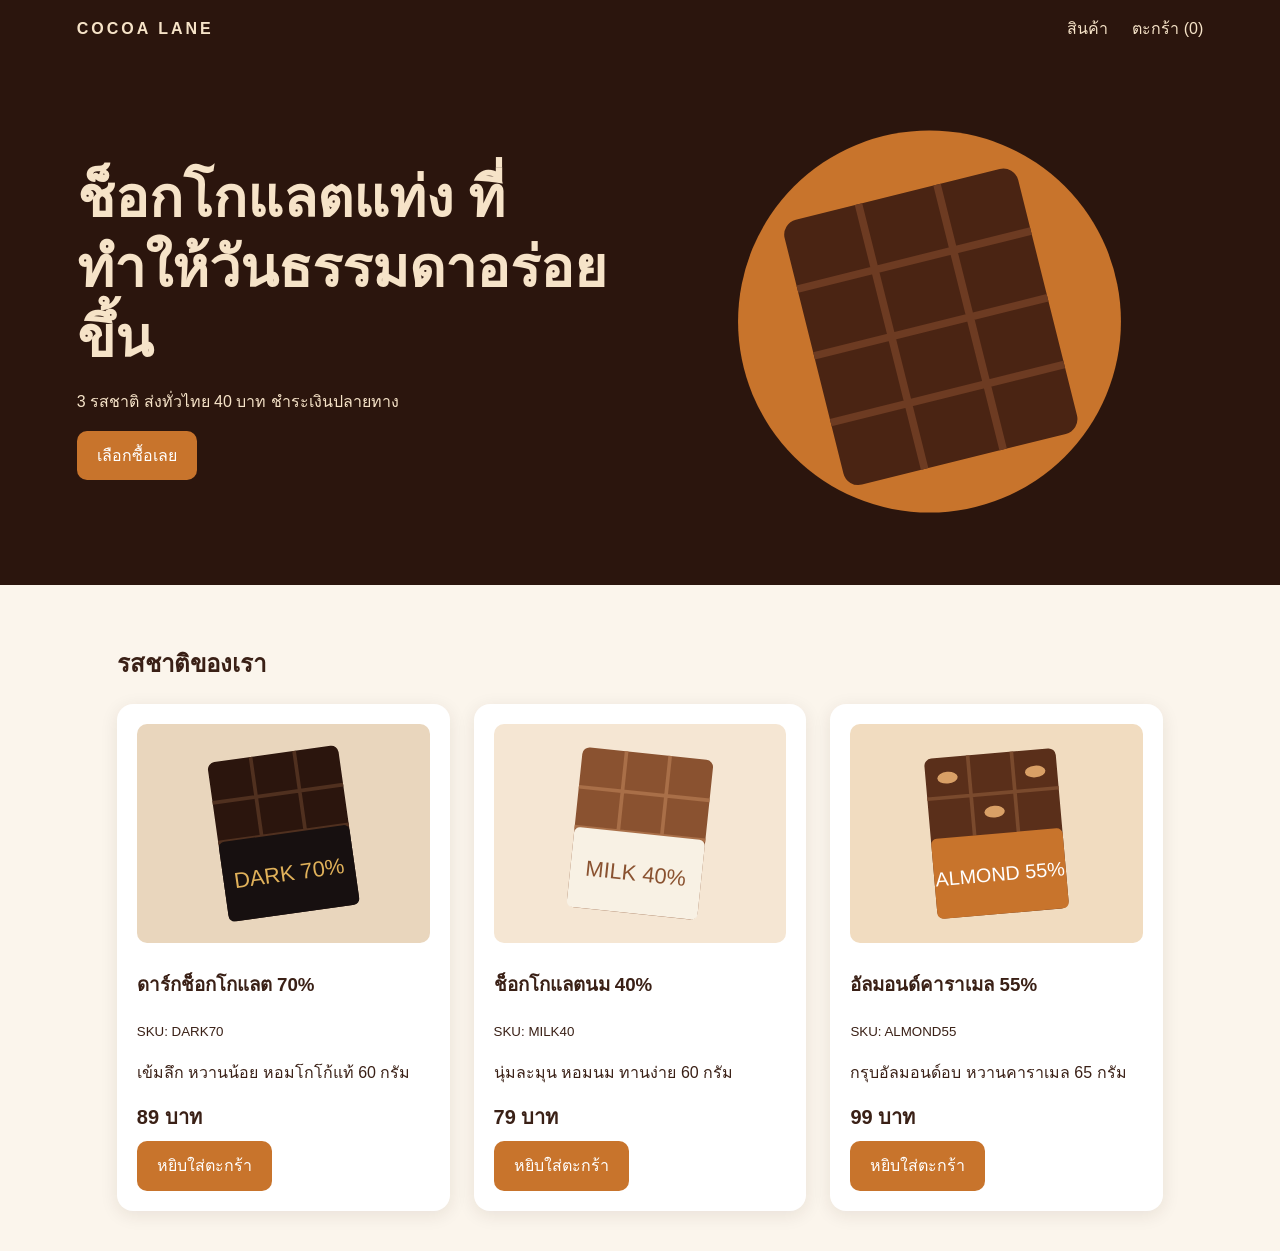
<file: index.html>
<!doctype html><html lang="th"><meta charset="utf-8"><meta name="viewport" content="width=device-width,initial-scale=1"><title>Cocoa Lane ช็อกโกแลตแท่ง</title><link rel="stylesheet" href="style.css">
<nav></nav><section class="hero"><div><h1>ช็อกโกแลตแท่ง ที่ทำให้วันธรรมดาอร่อยขึ้น</h1><p>3 รสชาติ ส่งทั่วไทย 40 บาท ชำระเงินปลายทาง</p><a class="btn" href="product.html">เลือกซื้อเลย</a></div><img src="images/hero.svg" alt="ช็อกโกแลตแท่ง"></section>
<main><h2>รสชาติของเรา</h2><div id="grid"></div></main><script src="config.js"></script><script src="app.js"></script></html>
</file>
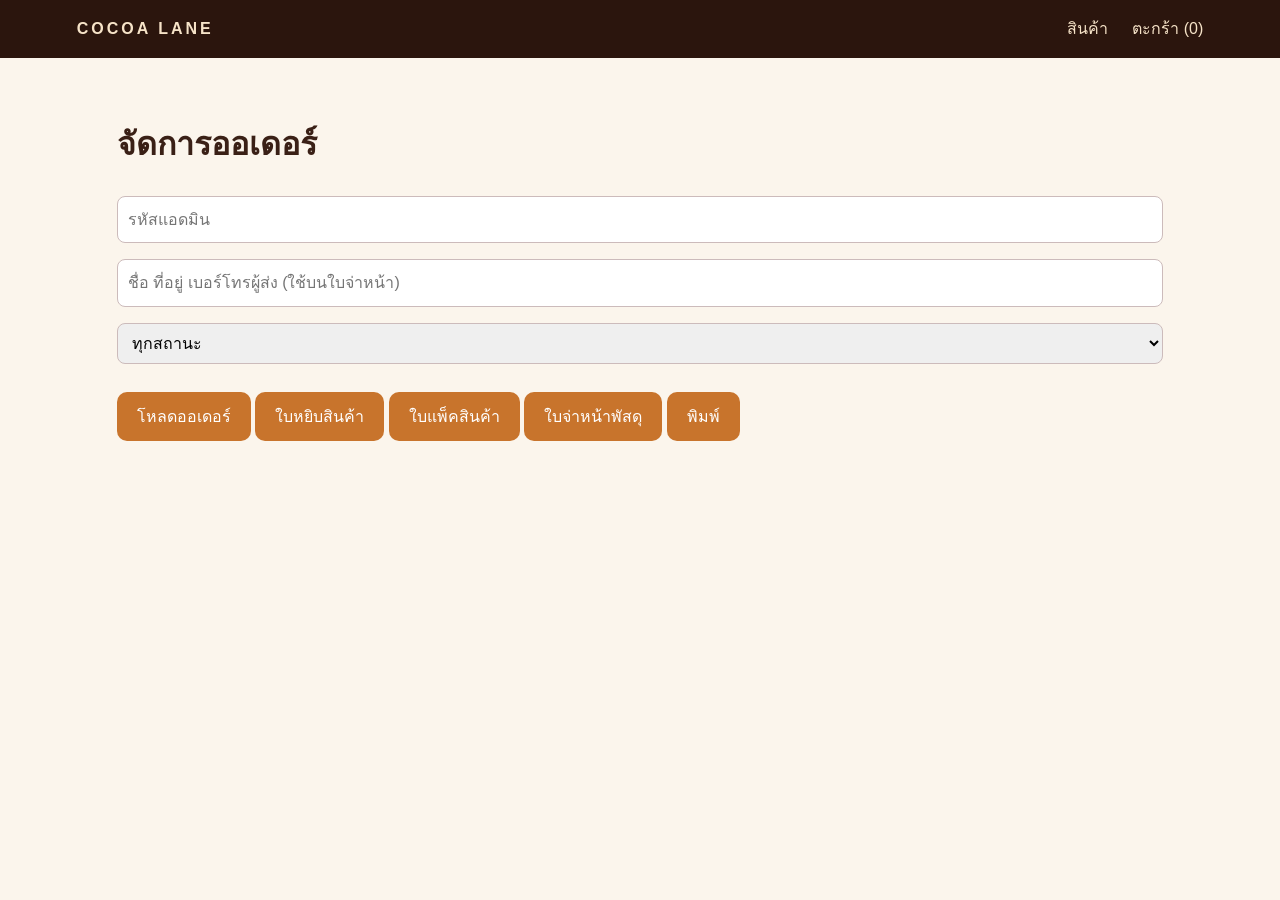
<file: admin.html>
<!doctype html><html lang="th"><meta charset="utf-8"><meta name="viewport" content="width=device-width,initial-scale=1"><meta name="robots" content="noindex"><title>แอดมิน | Cocoa Lane</title><link rel="stylesheet" href="style.css">
<nav></nav><main><div class="no"><h1>จัดการออเดอร์</h1><input id="k" type="password" placeholder="รหัสแอดมิน"><input id="s" placeholder="ชื่อ ที่อยู่ เบอร์โทรผู้ส่ง (ใช้บนใบจ่าหน้า)"><select id="st"><option value="">ทุกสถานะ</option><option>ใหม่</option><option>หยิบแล้ว</option><option>แพ็คแล้ว</option><option>ส่งแล้ว</option></select>
<p><button onclick="load()">โหลดออเดอร์</button> <button onclick="pick()">ใบหยิบสินค้า</button> <button onclick="pack()">ใบแพ็คสินค้า</button> <button onclick="window.labels()">ใบจ่าหน้าพัสดุ</button> <button onclick="print()">พิมพ์</button></p><p class="err" id="m"></p></div><div id="v" class="scroll"></div></main><script src="config.js"></script><script src="app.js"></script><script>
let all = []; const ST = ["ใหม่", "หยิบแล้ว", "แพ็คแล้ว", "ส่งแล้ว"];
$("#s").value = localStorage.getItem("sender") || ""; $("#s").onchange = e => localStorage.setItem("sender", e.target.value); $("#st").onchange = list;
const cur = () => all.filter(o => !$("#st").value || o.status === $("#st").value);
const items = o => o.items.split(",").map(s => { const i = s.lastIndexOf("x"); return [s.slice(0, i), +s.slice(i + 1)]; });
const nm = k => P[k] ? P[k].n : k;
async function load() { $("#m").textContent = "กำลังโหลด..."; try { const r = await api({action: "list", key: $("#k").value.trim()}); if (r.error) throw r.error; all = r.orders.reverse(); $("#m").textContent = ""; list(); } catch (x) { $("#m").textContent = x; } }
function list() { $("#v").innerHTML = "<table><tr><th>ออเดอร์</th><th>ลูกค้า</th><th>สินค้า</th><th>ยอด</th><th>สถานะ</th></tr>" + cur().map(o => "<tr><td>" + esc(o.id) + "<br>" + esc(o.time) + "</td><td>" + esc(o.name) + "<br>" + esc(o.phone) + "<br>" + esc(o.address) + " " + esc(o.zip) + "<br>" + esc(o.note) + "</td><td>" + items(o).map(x => esc(nm(x[0])) + " x " + x[1]).join("<br>") + "</td><td>" + esc(o.total) + '</td><td><select onchange="upd(\'' + esc(o.id) + '\',this.value)">' + ST.map(s => "<option" + (s === o.status ? " selected" : "") + ">" + s + "</option>").join("") + "</select></td></tr>").join("") + "</table>"; }
async function upd(id, s) { try { const r = await api({action: "status", key: $("#k").value.trim(), id: id, status: s}); if (r.error) throw r.error; all.find(o => o.id === id).status = s; $("#m").textContent = ""; } catch (x) { $("#m").textContent = x; } list(); }
function pick() { const t = {}; cur().forEach(o => items(o).forEach(x => t[x[0]] = (t[x[0]] || 0) + x[1])); $("#v").innerHTML = "<h2>ใบหยิบสินค้า (" + cur().length + " ออเดอร์)</h2><table><tr><th>SKU</th><th>สินค้า</th><th>จำนวน</th><th>หยิบแล้ว</th></tr>" + Object.entries(t).map(x => "<tr><td>" + esc(x[0]) + "</td><td>" + esc(nm(x[0])) + "</td><td><b>" + x[1] + "</b></td><td>[ &nbsp; ]</td></tr>").join("") + "</table>"; }
function pack() { $("#v").innerHTML = cur().map(o => '<div class="label"><b>ใบแพ็ค ' + esc(o.id) + "</b><br>" + esc(o.name) + "<br>" + items(o).map(x => "[ &nbsp; ] " + esc(x[0]) + " " + esc(nm(x[0])) + " x " + x[1]).join("<br>") + "<br>หมายเหตุ: " + esc(o.note || "-") + "</div>").join(""); }
function labels() { $("#v").innerHTML = cur().map(o => '<div class="label"><small>ผู้ส่ง: ' + esc($("#s").value || "Cocoa Lane") + '</small><div class="to"><b>ผู้รับ: ' + esc(o.name) + "</b><br>โทร " + esc(o.phone) + "<br>" + esc(o.address) + "<br><b>" + esc(o.zip) + "</b></div><p>" + esc(o.id) + " | เก็บเงินปลายทาง " + esc(o.total) + " บาท</p></div>").join(""); }
</script></html>
</file>
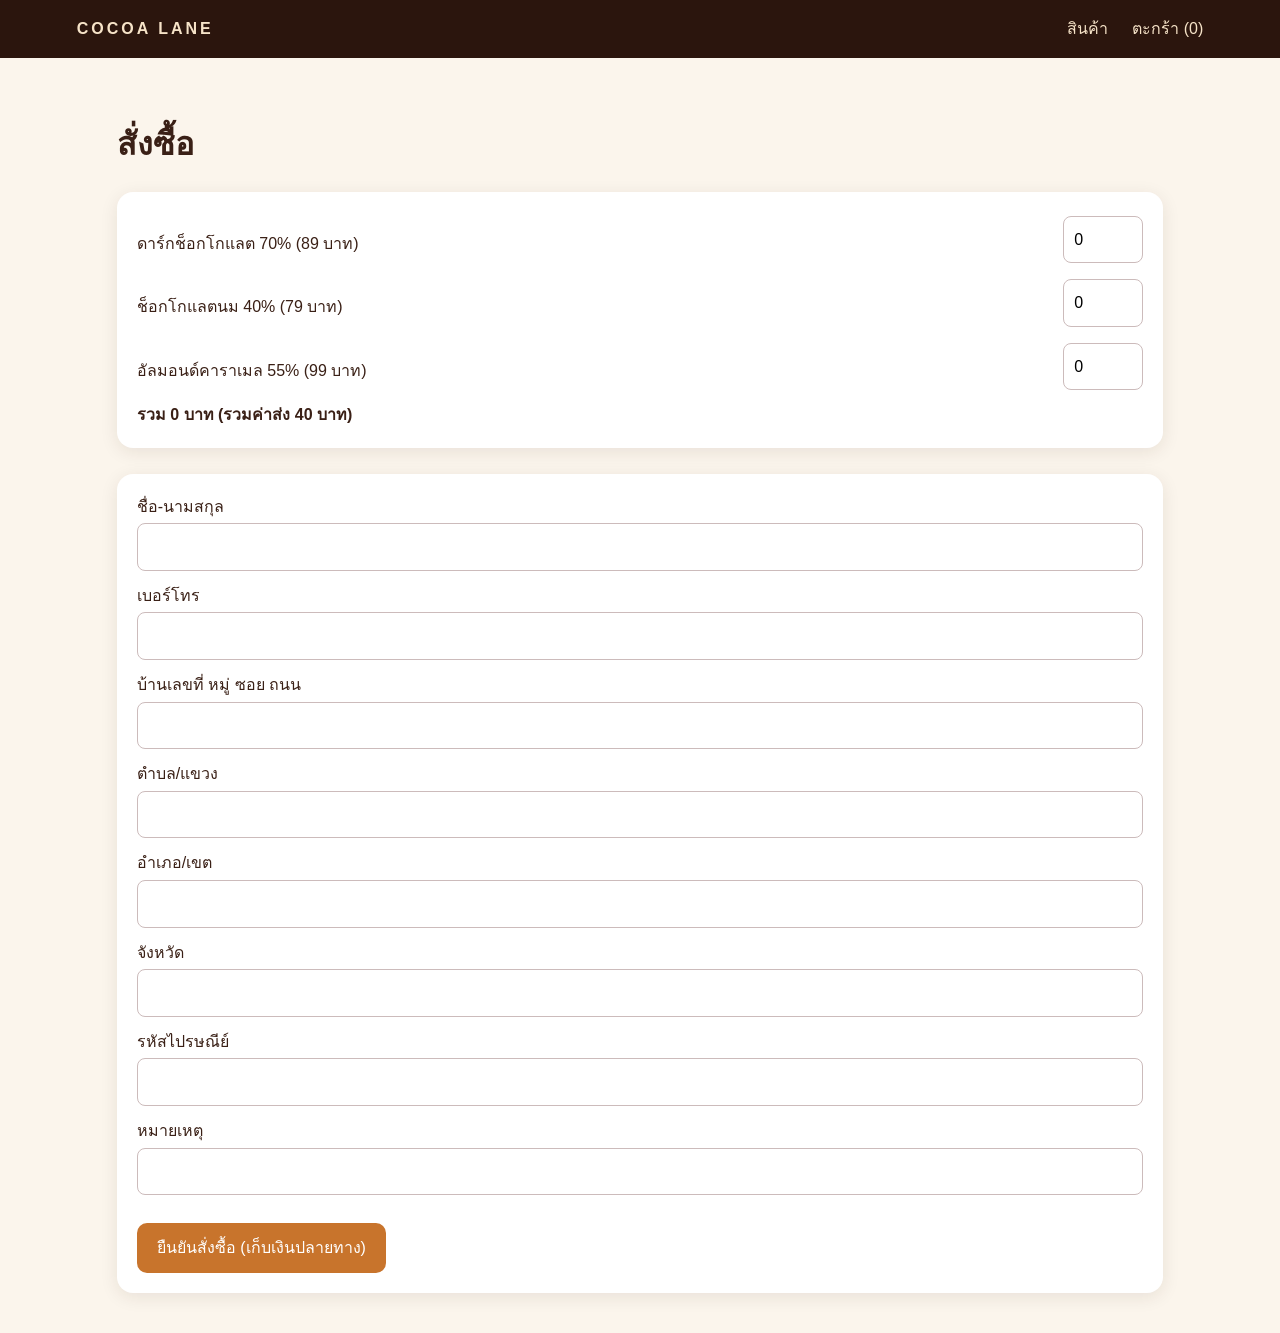
<file: order.html>
<!doctype html><html lang="th"><meta charset="utf-8"><meta name="viewport" content="width=device-width,initial-scale=1"><title>สั่งซื้อ | Cocoa Lane</title><link rel="stylesheet" href="style.css">
<nav></nav><main><h1>สั่งซื้อ</h1><div class="card" id="c"></div><br><form class="card" id="f">
<label>ชื่อ-นามสกุล<input name="name" required maxlength="100"></label><label>เบอร์โทร<input name="phone" required pattern="0[0-9]{8,9}" inputmode="numeric"></label>
<label>บ้านเลขที่ หมู่ ซอย ถนน<input name="a" required maxlength="200"></label><label>ตำบล/แขวง<input name="b" required maxlength="50"></label><label>อำเภอ/เขต<input name="d" required maxlength="50"></label><label>จังหวัด<input name="e" required maxlength="50"></label><label>รหัสไปรษณีย์<input name="zip" required pattern="[0-9]{5}" inputmode="numeric"></label>
<label>หมายเหตุ<input name="note" maxlength="200"></label><p class="err" id="m"></p><button>ยืนยันสั่งซื้อ (เก็บเงินปลายทาง)</button></form></main><script src="config.js"></script><script src="app.js"></script><script>
function show() {
const c = cart(); let t = 0;
$("#c").innerHTML = Object.entries(P).map(([k, x]) => { const q = c[k] || 0; t += q * x.p; return '<div class="row"><span>' + x.n + ' (' + x.p + ' บาท)</span><input type="number" min="0" max="99" value="' + q + '" onchange="setQ(\'' + k + '\',this.value);show()"></div>'; }).join("") + "<b>รวม " + (t ? t + SHIP : 0) + " บาท (รวมค่าส่ง " + SHIP + " บาท)</b>";
}
show();
$("#f").onsubmit = async e => {
e.preventDefault(); const o = Object.fromEntries(new FormData(e.target)), b = $("#f button");
if (!Object.values(cart()).some(q => q)) return $("#m").textContent = "กรุณาเลือกสินค้าก่อน";
b.disabled = true; $("#m").textContent = "กำลังบันทึก...";
try {
const r = await api({action: "order", cart: cart(), name: o.name, phone: o.phone, zip: o.zip, note: o.note, address: [o.a, "ต./แขวง " + o.b, "อ./เขต " + o.d, "จ." + o.e].join(" ")});
if (r.error) throw r.error;
localStorage.removeItem("cart"); location = "thankyou.html?id=" + r.id + "&t=" + r.total;
} catch (x) { $("#m").textContent = "บันทึกไม่สำเร็จ: " + x; b.disabled = false; }
};
</script></html>
</file>
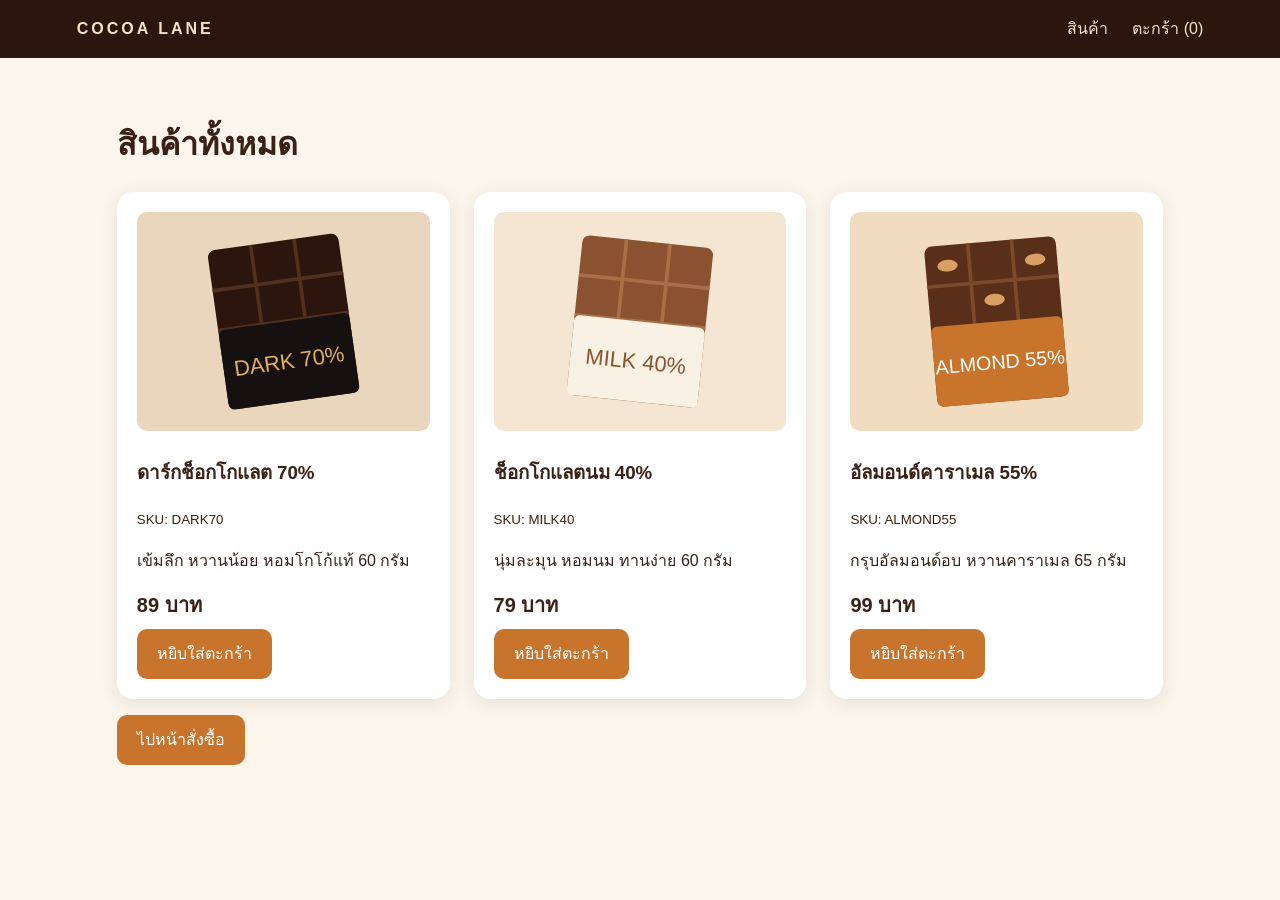
<file: product.html>
<!doctype html><html lang="th"><meta charset="utf-8"><meta name="viewport" content="width=device-width,initial-scale=1"><title>สินค้า | Cocoa Lane</title><link rel="stylesheet" href="style.css">
<nav></nav><main><h1>สินค้าทั้งหมด</h1><div id="grid"></div><p><a class="btn" href="order.html">ไปหน้าสั่งซื้อ</a></p></main><script src="config.js"></script><script src="app.js"></script></html>
</file>
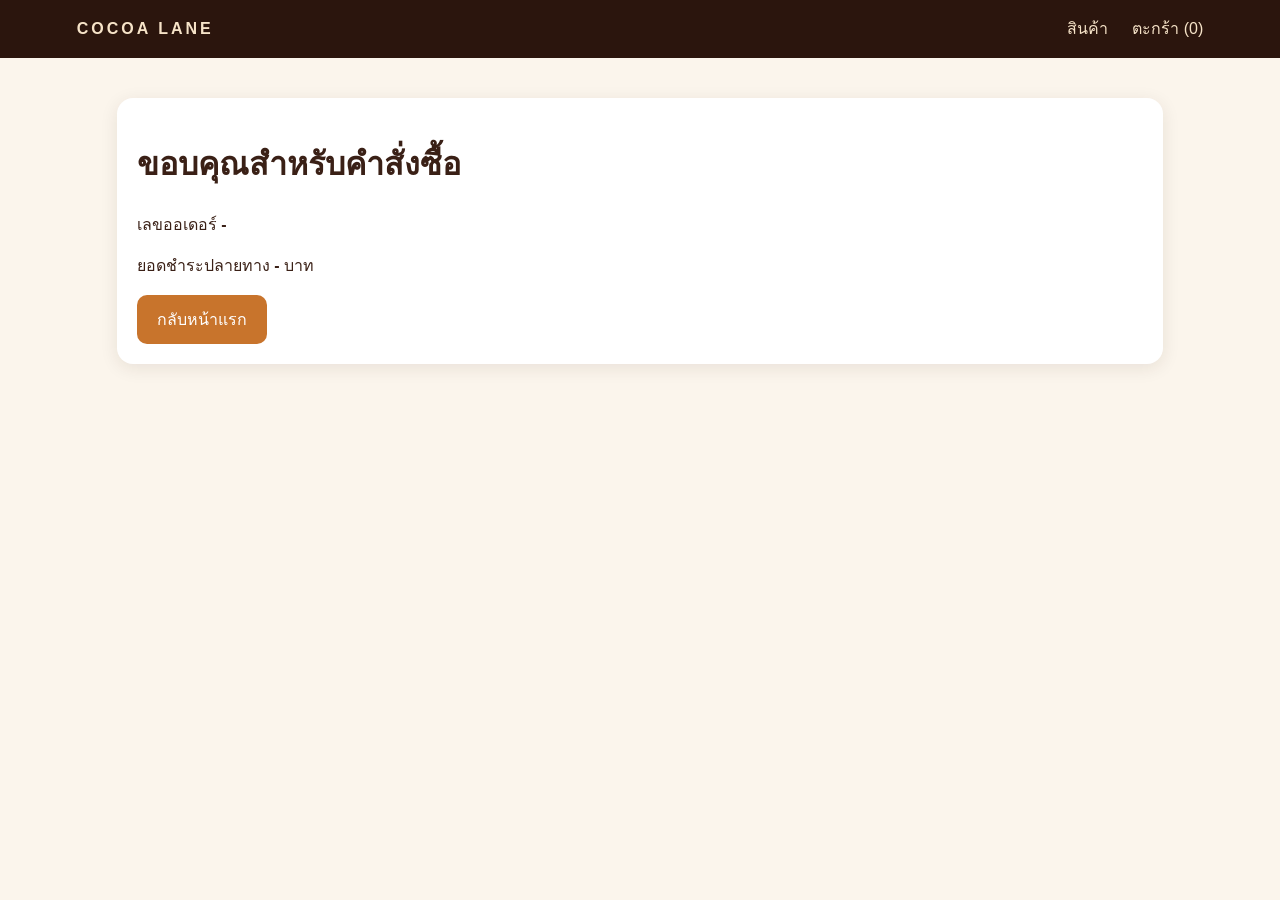
<file: thankyou.html>
<!doctype html><html lang="th"><meta charset="utf-8"><meta name="viewport" content="width=device-width,initial-scale=1"><title>ขอบคุณ | Cocoa Lane</title><link rel="stylesheet" href="style.css">
<nav></nav><main><div class="card"><h1>ขอบคุณสำหรับคำสั่งซื้อ</h1><p>เลขออเดอร์ <b id="o"></b></p><p>ยอดชำระปลายทาง <b id="t"></b> บาท</p><a class="btn" href="index.html">กลับหน้าแรก</a></div></main><script src="config.js"></script><script src="app.js"></script><script>const q = new URLSearchParams(location.search); $("#o").textContent = q.get("id") || "-"; $("#t").textContent = q.get("t") || "-";</script></html>
</file>
<file: style.css>
*{box-sizing:border-box}body{margin:0;font-family:"Noto Sans Thai",Tahoma,sans-serif;background:#fbf5ec;color:#3a2016;line-height:1.6}
nav{display:flex;gap:24px;align-items:center;padding:16px 6%;background:#2b150d;position:sticky;top:0}nav a{color:#f6e3c8;text-decoration:none}.logo{font-weight:700;letter-spacing:3px;margin-right:auto}
.hero{display:grid;grid-template-columns:1fr 1fr;gap:32px;align-items:center;padding:56px 6%;background:#2b150d;color:#f6e3c8}.hero h1{font-size:clamp(30px,5vw,56px);line-height:1.25;margin:0}.hero img{width:100%}
main{padding:40px 6%;max-width:1200px;margin:auto}#grid{display:grid;grid-template-columns:repeat(auto-fit,minmax(240px,1fr));gap:24px}
article,.card{background:#fff;border-radius:16px;padding:20px;box-shadow:0 4px 18px #3a201618}article img{width:100%;border-radius:10px}article b{display:block;font-size:20px;margin-bottom:8px}
button,.btn{background:#c8742c;color:#fff;border:0;border-radius:10px;padding:12px 20px;font:inherit;cursor:pointer;text-decoration:none;display:inline-block}button:disabled{opacity:.5}
input,textarea,select{width:100%;padding:10px;margin:4px 0 12px;border:1px solid #cbb;border-radius:8px;font:inherit}.row{display:flex;gap:12px;align-items:center;justify-content:space-between}.row input{width:80px}
table{width:100%;border-collapse:collapse;background:#fff}td,th{border:1px solid #ccb;padding:8px;text-align:left;vertical-align:top}td select{min-width:110px;margin:0}.err{color:#b00020}
.label{border:2px solid #000;padding:20px;margin:0 0 16px;background:#fff;color:#000;page-break-inside:avoid}.label .to{font-size:22px;margin-left:15%}
@media(max-width:700px){.hero{grid-template-columns:1fr}.scroll{overflow-x:auto}}
@media print{nav,.no{display:none!important}body{background:#fff}main{padding:0}}
</file>
